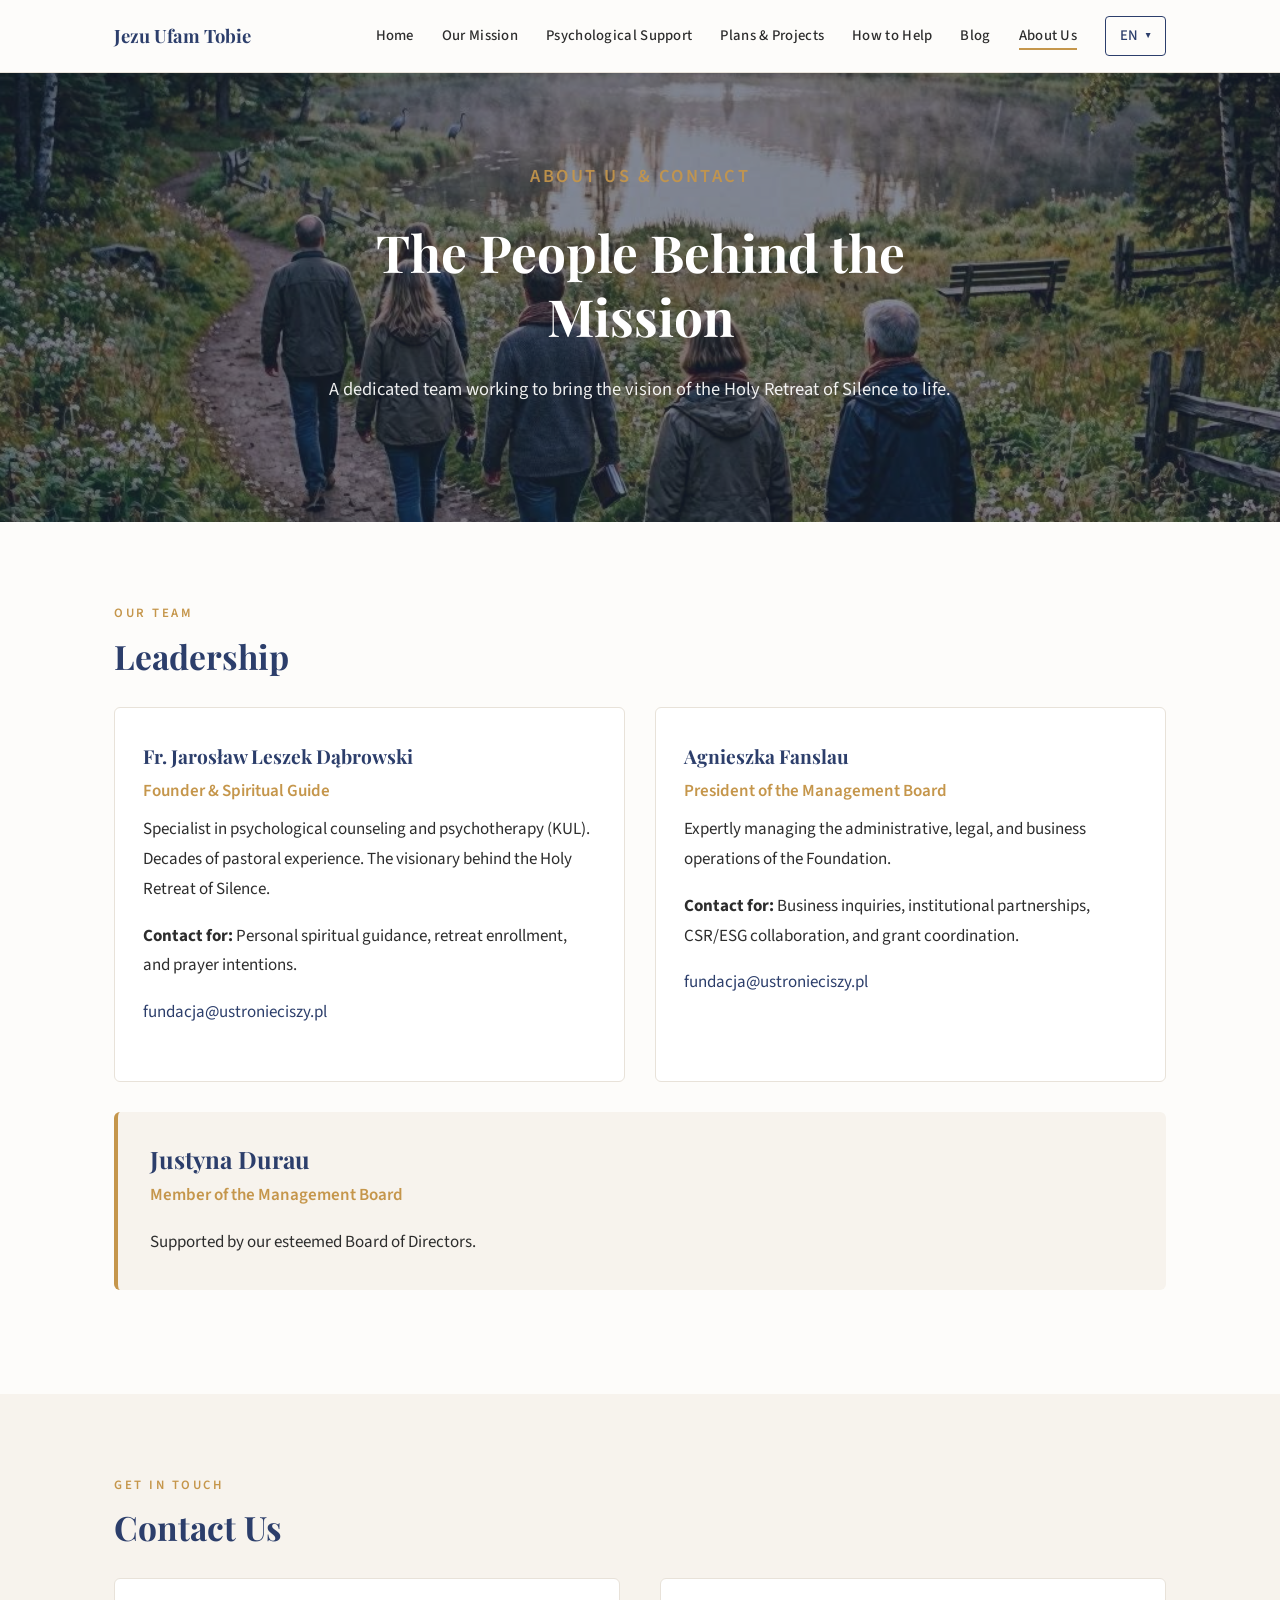
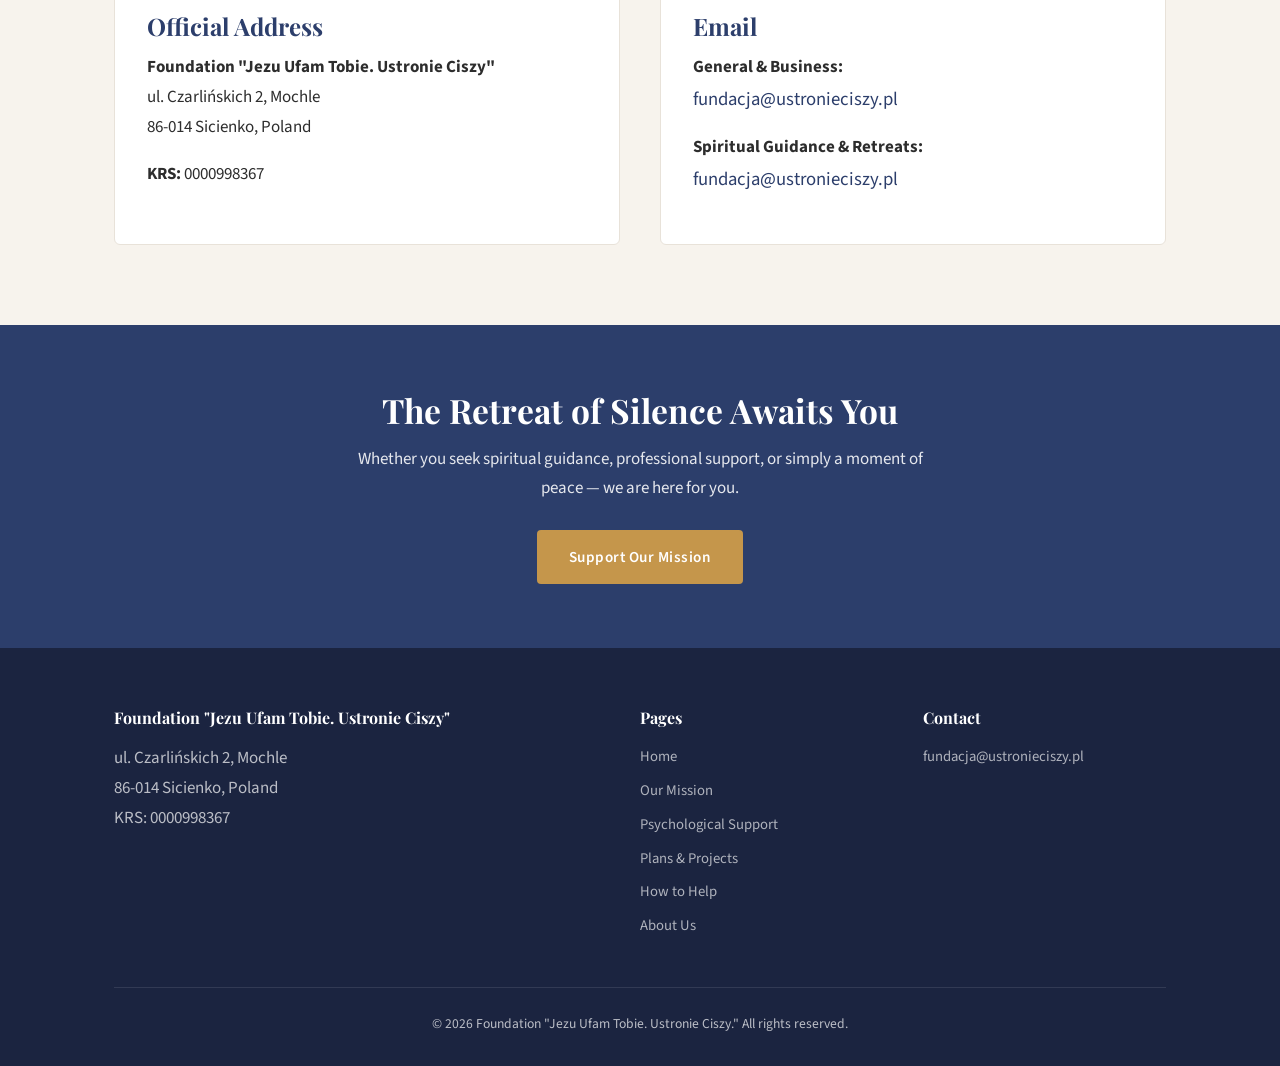
<file: en/about.html>
<!DOCTYPE html>
<html lang="en">
<head>
    <meta charset="UTF-8">
    <meta name="viewport" content="width=device-width, initial-scale=1.0">
    <title>About Us &amp; Contact — Jezu Ufam Tobie</title>
    <meta name="description" content="Meet the team behind the Foundation and get in touch for spiritual guidance, business inquiries, or retreat enrollment.">
    <link rel="preconnect" href="https://fonts.googleapis.com">
    <link href="https://fonts.googleapis.com/css2?family=Playfair+Display:ital,wght@0,400;0,700;1,400&family=Source+Sans+3:wght@300;400;500;600;700&display=swap" rel="stylesheet">
    <link rel="stylesheet" href="../css/style.css">
</head>
<body>

<header class="site-header">
    <div class="container">
        <nav class="nav-wrap">
            <a href="/en/" class="nav-logo">Jezu Ufam Tobie</a>
            <button class="nav-toggle" aria-label="Menu"><span></span></button>
            <ul class="nav-links">
                <li><a href="/en/">Home</a></li>
                <li><a href="/en/mission.html">Our Mission</a></li>
                <li><a href="/en/support.html">Psychological Support</a></li>
                <li><a href="/en/projects.html">Plans &amp; Projects</a></li>
                <li><a href="/en/donate.html">How to Help</a></li>
                <li><a href="/en/blog.html">Blog</a></li>
                <li><a href="/en/about.html" class="active">About Us</a></li>
                <li class="nav-dropdown">
                    <a href="#" class="dropdown-trigger" aria-haspopup="true" aria-expanded="false">
                        EN <span class="arrow">▼</span>
                    </a>
                    <ul class="dropdown-menu">
                        <li class="active"><a href="/en/about.html">🇬🇧 English</a></li>
                        <li><a href="/pl/o-nas.html">🇵🇱 Polski</a></li>
                    </ul>
                </li>
            </ul>
        </nav>
    </div>
</header>

<section class="hero" style="background-image: url('../images/image5.jfif'); min-height: 50vh;">
    <div class="hero-content">
        <p class="eyebrow">About Us &amp; Contact</p>
        <h1>The People Behind the Mission</h1>
        <p>A dedicated team working to bring the vision of the Holy Retreat of Silence to life.</p>
    </div>
</section>

<!-- Team -->
<section class="section">
    <div class="container">
        <p class="eyebrow">Our Team</p>
        <h2>Leadership</h2>
        <div class="card-grid" style="grid-template-columns: repeat(2, 1fr); margin-top: 30px;">
            <div class="card">
                <h3>Fr. Jarosław Leszek Dąbrowski</h3>
                <p style="color: var(--warm-gold); font-weight: 600; margin-bottom: 0.5em;">Founder &amp; Spiritual Guide</p>
                <p>Specialist in psychological counseling and psychotherapy (KUL). Decades of pastoral experience. The visionary behind the Holy Retreat of Silence.</p>
                <p><strong>Contact for:</strong> Personal spiritual guidance, retreat enrollment, and prayer intentions.</p>
                <p><a href="mailto:fundacja@ustronieciszy.pl">fundacja@ustronieciszy.pl</a></p>
            </div>
            <div class="card">
                <h3>Agnieszka Fanslau</h3>
                <p style="color: var(--warm-gold); font-weight: 600; margin-bottom: 0.5em;">President of the Management Board</p>
                <p>Expertly managing the administrative, legal, and business operations of the Foundation.</p>
                <p><strong>Contact for:</strong> Business inquiries, institutional partnerships, CSR/ESG collaboration, and grant coordination.</p>
                <p><a href="mailto:fundacja@ustronieciszy.pl">fundacja@ustronieciszy.pl</a></p>
            </div>
        </div>
        <div class="donate-option" style="margin-top: 30px;">
            <h3>Justyna Durau</h3>
            <p style="color: var(--warm-gold); font-weight: 600;">Member of the Management Board</p>
            <p class="mb-0">Supported by our esteemed Board of Directors.</p>
        </div>
    </div>
</section>

<!-- Contact -->
<section class="section section--cream">
    <div class="container">
        <p class="eyebrow">Get in Touch</p>
        <h2>Contact Us</h2>
        <div class="contact-grid" style="margin-top: 30px;">
            <div style="background: #fff; border-radius: 6px; padding: 32px; border: 1px solid var(--light-border);">
                <h3>Official Address</h3>
                <p>
                    <strong>Foundation "Jezu Ufam Tobie. Ustronie Ciszy"</strong><br>
                    ul. Czarlińskich 2, Mochle<br>
                    86-014 Sicienko, Poland
                </p>
                <p><strong>KRS:</strong> 0000998367</p>
            </div>
            <div style="background: #fff; border-radius: 6px; padding: 32px; border: 1px solid var(--light-border);">
                <h3>Email</h3>
                <p>
                    <strong>General &amp; Business:</strong><br>
                    <a href="mailto:fundacja@ustronieciszy.pl" style="font-size: 1.1em;">fundacja@ustronieciszy.pl</a>
                </p>
                <p>
                    <strong>Spiritual Guidance &amp; Retreats:</strong><br>
                    <a href="mailto:fundacja@ustronieciszy.pl" style="font-size: 1.1em;">fundacja@ustronieciszy.pl</a>
                </p>
            </div>
        </div>
    </div>
</section>

<section class="cta-band">
    <div class="container">
        <h2>The Retreat of Silence Awaits You</h2>
        <p>Whether you seek spiritual guidance, professional support, or simply a moment of peace — we are here for you.</p>
        <a href="/en/donate.html" class="btn btn--gold">Support Our Mission</a>
    </div>
</section>

<footer class="site-footer">
    <div class="container">
        <div class="footer-grid">
            <div class="footer-col"><h4>Foundation "Jezu Ufam Tobie. Ustronie Ciszy"</h4><p>ul. Czarlińskich 2, Mochle<br>86-014 Sicienko, Poland<br>KRS: 0000998367</p></div>
            <div class="footer-col"><h4>Pages</h4><a href="/en/">Home</a><a href="/en/mission.html">Our Mission</a><a href="/en/support.html">Psychological Support</a><a href="/en/projects.html">Plans &amp; Projects</a><a href="/en/donate.html">How to Help</a><a href="/en/about.html">About Us</a></div>
            <div class="footer-col"><h4>Contact</h4><a href="mailto:fundacja@ustronieciszy.pl">fundacja@ustronieciszy.pl</a></div>
        </div>
        <div class="footer-bottom">&copy; 2026 Foundation "Jezu Ufam Tobie. Ustronie Ciszy." All rights reserved.</div>
    </div>
</footer>
<script src="../js/main.js"></script>
</body>
</html>
</file>
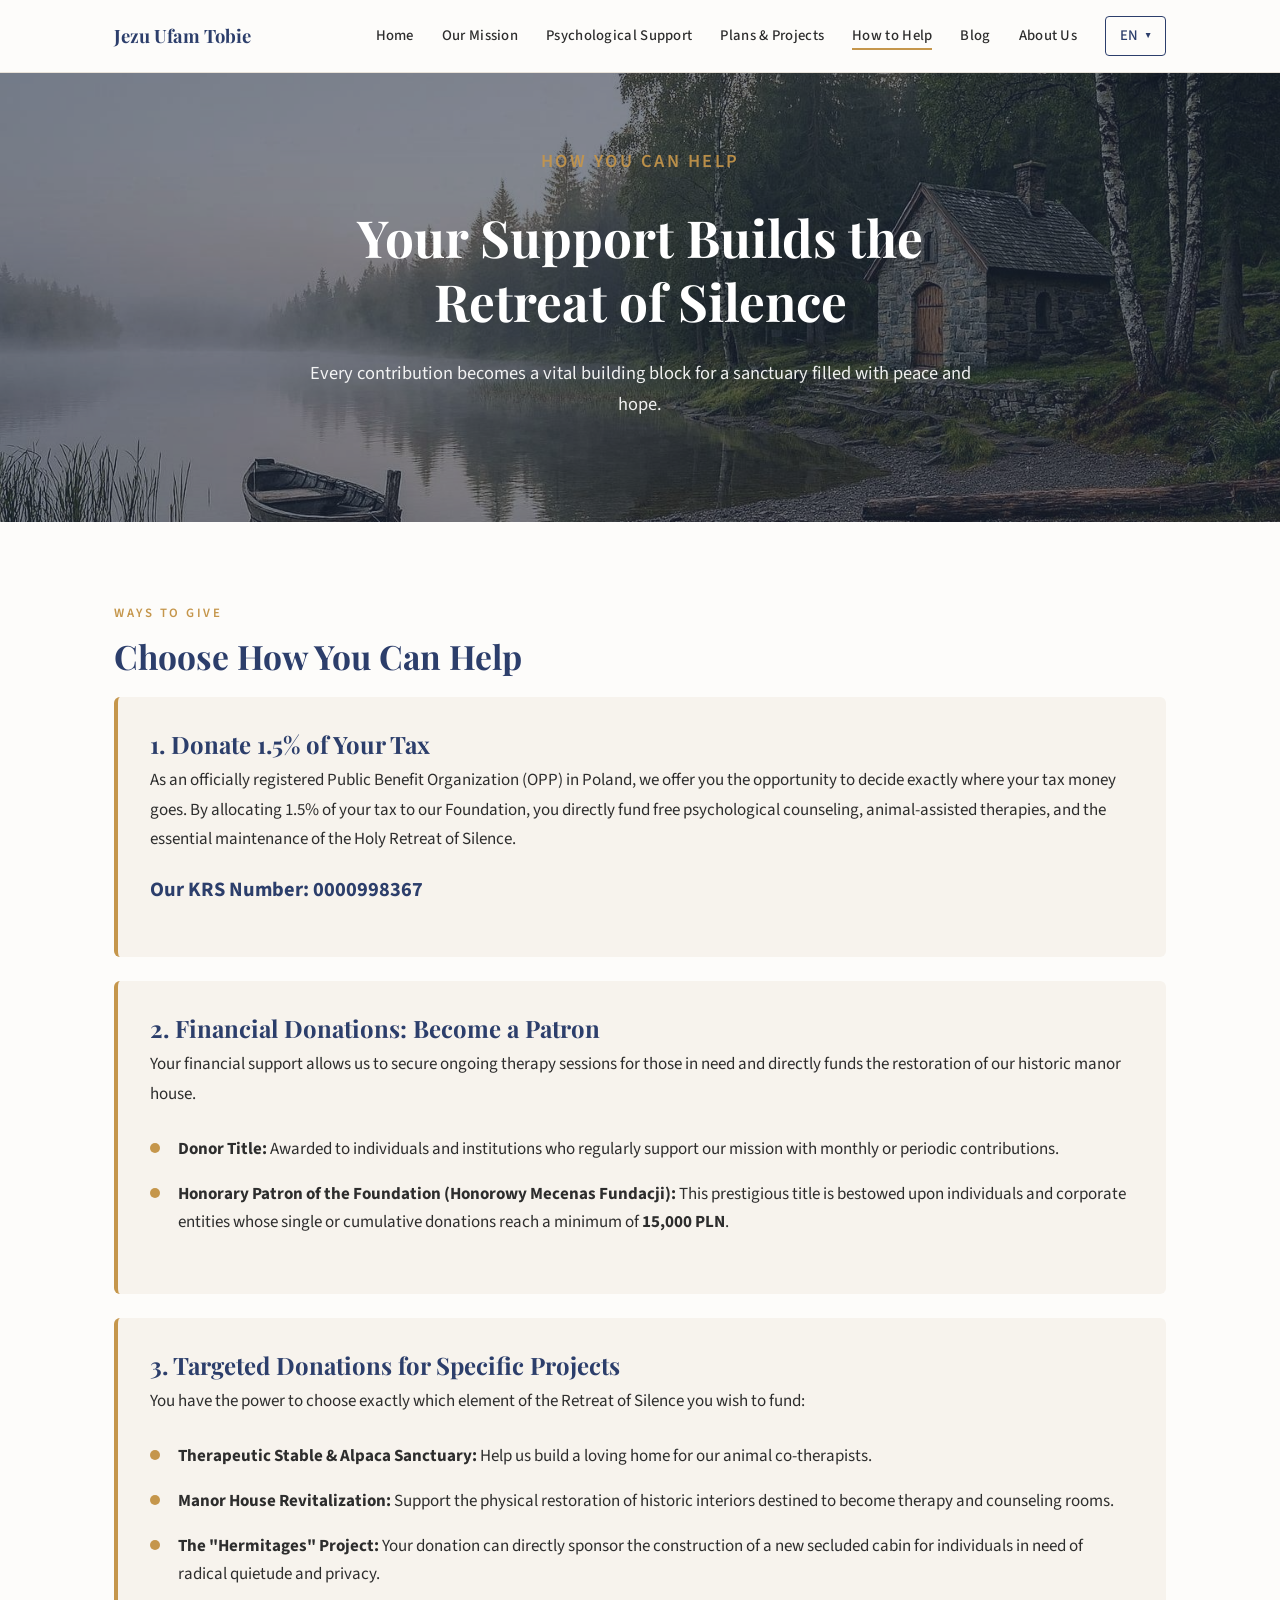
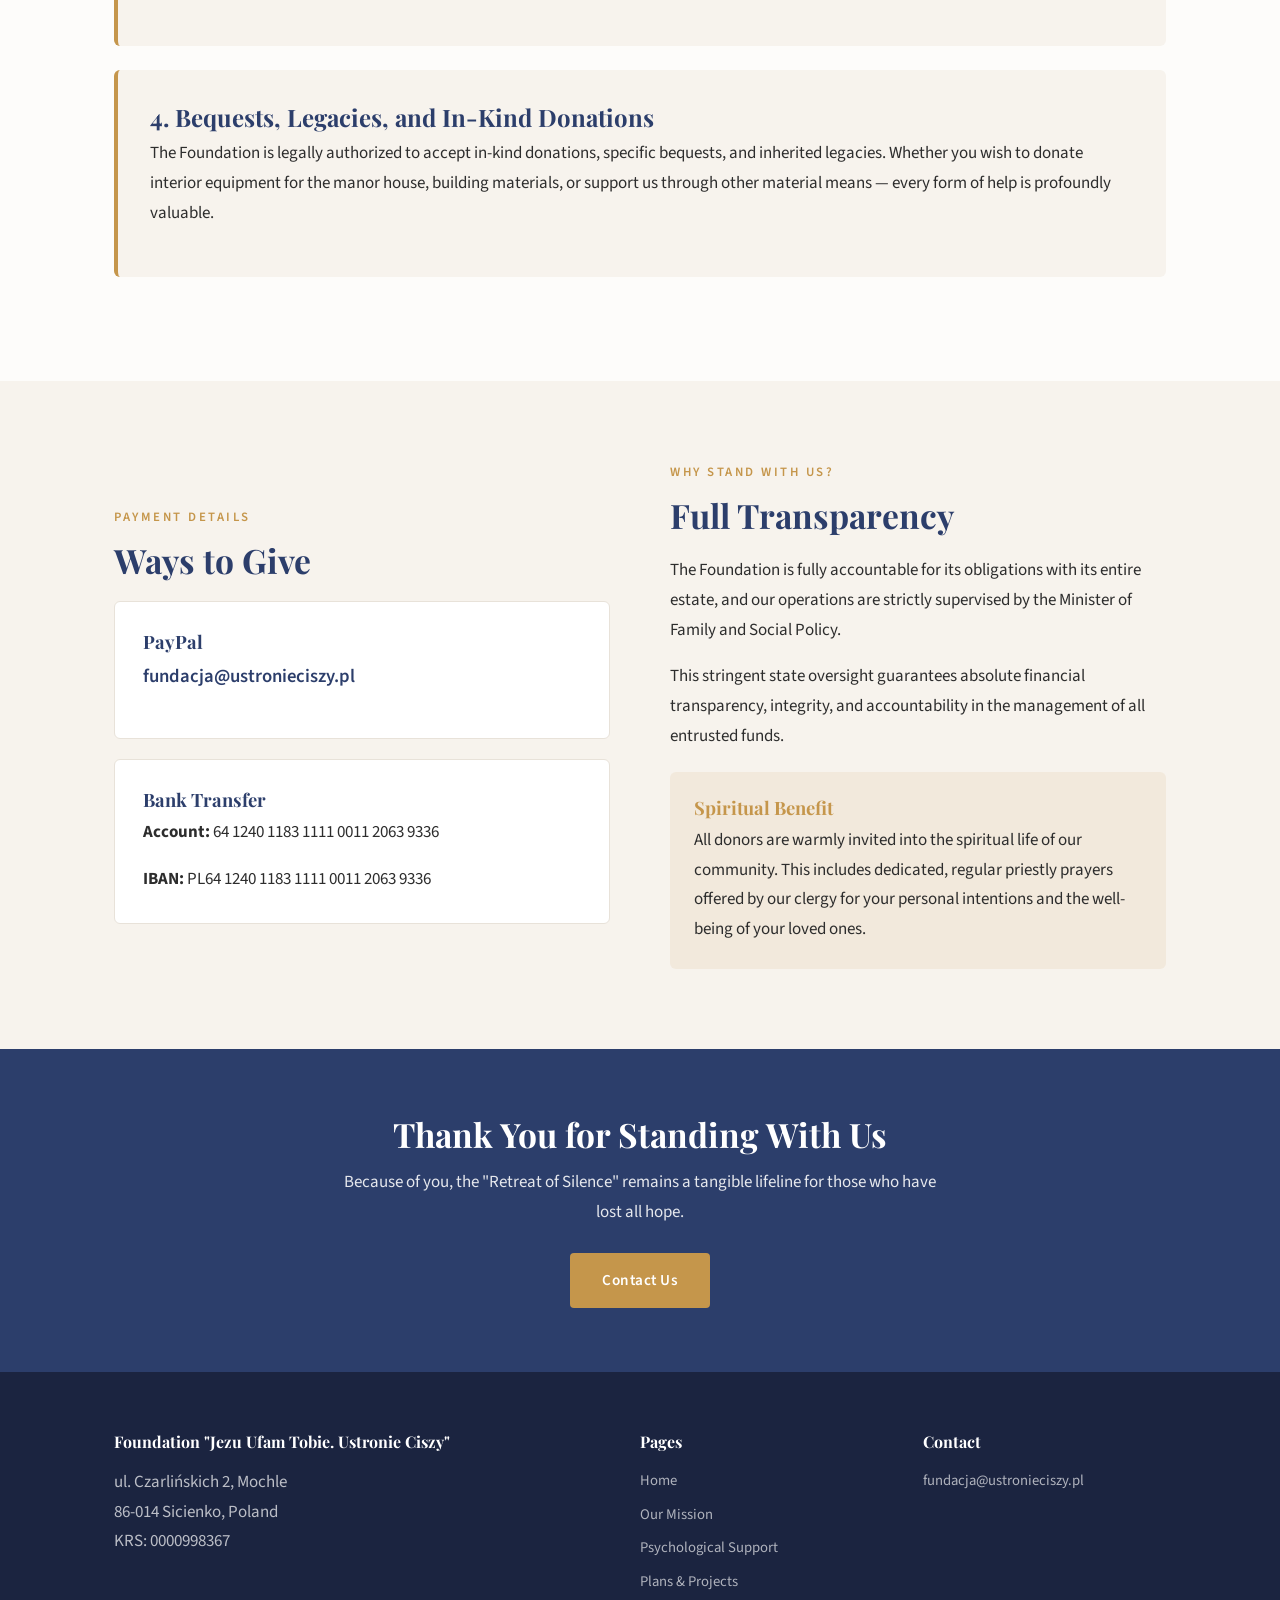
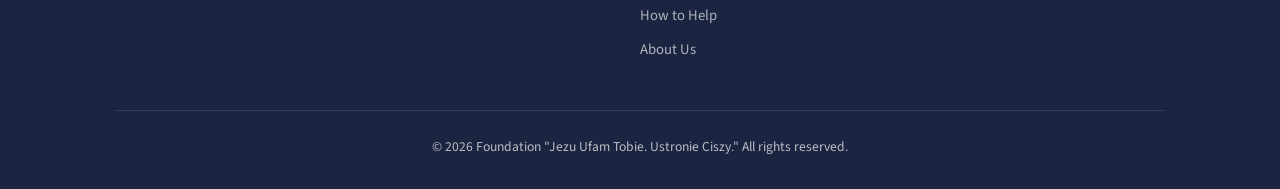
<file: en/donate.html>
<!DOCTYPE html>
<html lang="en">
<head>
    <meta charset="UTF-8">
    <meta name="viewport" content="width=device-width, initial-scale=1.0">
    <title>How You Can Help — Donations — Jezu Ufam Tobie</title>
    <meta name="description" content="Support the Holy Retreat of Silence through tax donations, financial contributions, targeted project funding, and bequests.">
    <link rel="preconnect" href="https://fonts.googleapis.com">
    <link href="https://fonts.googleapis.com/css2?family=Playfair+Display:ital,wght@0,400;0,700;1,400&family=Source+Sans+3:wght@300;400;500;600;700&display=swap" rel="stylesheet">
    <link rel="stylesheet" href="../css/style.css">
</head>
<body>

<header class="site-header">
    <div class="container">
        <nav class="nav-wrap">
            <a href="/en/" class="nav-logo">Jezu Ufam Tobie</a>
            <button class="nav-toggle" aria-label="Menu"><span></span></button>
            <ul class="nav-links">
                <li><a href="/en/">Home</a></li>
                <li><a href="/en/mission.html">Our Mission</a></li>
                <li><a href="/en/support.html">Psychological Support</a></li>
                <li><a href="/en/projects.html">Plans &amp; Projects</a></li>
                <li><a href="/en/donate.html" class="active">How to Help</a></li>
                <li><a href="/en/blog.html">Blog</a></li>
                <li><a href="/en/about.html">About Us</a></li>
                <li class="nav-dropdown">
                    <a href="#" class="dropdown-trigger" aria-haspopup="true" aria-expanded="false">
                        EN <span class="arrow">▼</span>
                    </a>
                    <ul class="dropdown-menu">
                        <li class="active"><a href="/en/donate.html">🇬🇧 English</a></li>
                        <li><a href="/pl/darowizna.html">🇵🇱 Polski</a></li>
                    </ul>
                </li>
            </ul>
        </nav>
    </div>
</header>

<section class="hero" style="background-image: url('../images/image6.jpg'); min-height: 50vh;">
    <div class="hero-content">
        <p class="eyebrow">How You Can Help</p>
        <h1>Your Support Builds the Retreat of Silence</h1>
        <p>Every contribution becomes a vital building block for a sanctuary filled with peace and hope.</p>
    </div>
</section>

<!-- Donation Options -->
<section class="section">
    <div class="container">
        <p class="eyebrow">Ways to Give</p>
        <h2>Choose How You Can Help</h2>

        <div class="donate-option">
            <h3>1. Donate 1.5% of Your Tax</h3>
            <p>As an officially registered Public Benefit Organization (OPP) in Poland, we offer you the opportunity to decide exactly where your tax money goes. By allocating 1.5% of your tax to our Foundation, you directly fund free psychological counseling, animal-assisted therapies, and the essential maintenance of the Holy Retreat of Silence.</p>
            <p><strong style="font-size: 1.2em; color: var(--deep-indigo);">Our KRS Number: 0000998367</strong></p>
        </div>

        <div class="donate-option">
            <h3>2. Financial Donations: Become a Patron</h3>
            <p>Your financial support allows us to secure ongoing therapy sessions for those in need and directly funds the restoration of our historic manor house.</p>
            <ul class="feature-list">
                <li><strong>Donor Title:</strong> Awarded to individuals and institutions who regularly support our mission with monthly or periodic contributions.</li>
                <li><strong>Honorary Patron of the Foundation (Honorowy Mecenas Fundacji):</strong> This prestigious title is bestowed upon individuals and corporate entities whose single or cumulative donations reach a minimum of <strong>15,000 PLN</strong>.</li>
            </ul>
        </div>

        <div class="donate-option">
            <h3>3. Targeted Donations for Specific Projects</h3>
            <p>You have the power to choose exactly which element of the Retreat of Silence you wish to fund:</p>
            <ul class="feature-list">
                <li><strong>Therapeutic Stable &amp; Alpaca Sanctuary:</strong> Help us build a loving home for our animal co-therapists.</li>
                <li><strong>Manor House Revitalization:</strong> Support the physical restoration of historic interiors destined to become therapy and counseling rooms.</li>
                <li><strong>The "Hermitages" Project:</strong> Your donation can directly sponsor the construction of a new secluded cabin for individuals in need of radical quietude and privacy.</li>
            </ul>
        </div>

        <div class="donate-option">
            <h3>4. Bequests, Legacies, and In-Kind Donations</h3>
            <p>The Foundation is legally authorized to accept in-kind donations, specific bequests, and inherited legacies. Whether you wish to donate interior equipment for the manor house, building materials, or support us through other material means — every form of help is profoundly valuable.</p>
        </div>
    </div>
</section>

<!-- Bank Details -->
<section class="section section--cream">
    <div class="container">
        <div class="two-col">
            <div class="two-col__text">
                <p class="eyebrow">Payment Details</p>
                <h2>Ways to Give</h2>
                <div style="background: #fff; border-radius: 6px; padding: 28px; border: 1px solid var(--light-border); margin-bottom: 20px;">
                    <h4>PayPal</h4>
                    <p><a href="mailto:fundacja@ustronieciszy.pl" style="font-size: 1.1em; font-weight: 600;">fundacja@ustronieciszy.pl</a></p>
                </div>
                <div style="background: #fff; border-radius: 6px; padding: 28px; border: 1px solid var(--light-border);">
                    <h4>Bank Transfer</h4>
                    <p><strong>Account:</strong> 64 1240 1183 1111 0011 2063 9336</p>
                    <p class="mb-0"><strong>IBAN:</strong> PL64 1240 1183 1111 0011 2063 9336</p>
                </div>
            </div>
            <div class="two-col__text">
                <p class="eyebrow">Why Stand With Us?</p>
                <h2>Full Transparency</h2>
                <p>The Foundation is fully accountable for its obligations with its entire estate, and our operations are strictly supervised by the Minister of Family and Social Policy.</p>
                <p>This stringent state oversight guarantees absolute financial transparency, integrity, and accountability in the management of all entrusted funds.</p>
                <div style="background: rgba(197,150,75,0.1); padding: 24px; border-radius: 6px; margin-top: 20px;">
                    <h4 style="color: var(--warm-gold);">Spiritual Benefit</h4>
                    <p class="mb-0">All donors are warmly invited into the spiritual life of our community. This includes dedicated, regular priestly prayers offered by our clergy for your personal intentions and the well-being of your loved ones.</p>
                </div>
            </div>
        </div>
    </div>
</section>

<section class="cta-band">
    <div class="container">
        <h2>Thank You for Standing With Us</h2>
        <p>Because of you, the "Retreat of Silence" remains a tangible lifeline for those who have lost all hope.</p>
        <a href="/en/about.html" class="btn btn--gold">Contact Us</a>
    </div>
</section>

<footer class="site-footer">
    <div class="container">
        <div class="footer-grid">
            <div class="footer-col"><h4>Foundation "Jezu Ufam Tobie. Ustronie Ciszy"</h4><p>ul. Czarlińskich 2, Mochle<br>86-014 Sicienko, Poland<br>KRS: 0000998367</p></div>
            <div class="footer-col"><h4>Pages</h4><a href="/en/">Home</a><a href="/en/mission.html">Our Mission</a><a href="/en/support.html">Psychological Support</a><a href="/en/projects.html">Plans &amp; Projects</a><a href="/en/donate.html">How to Help</a><a href="/en/about.html">About Us</a></div>
            <div class="footer-col"><h4>Contact</h4><a href="mailto:fundacja@ustronieciszy.pl">fundacja@ustronieciszy.pl</a></div>
        </div>
        <div class="footer-bottom">&copy; 2026 Foundation "Jezu Ufam Tobie. Ustronie Ciszy." All rights reserved.</div>
    </div>
</footer>
<script src="../js/main.js"></script>
</body>
</html>
</file>
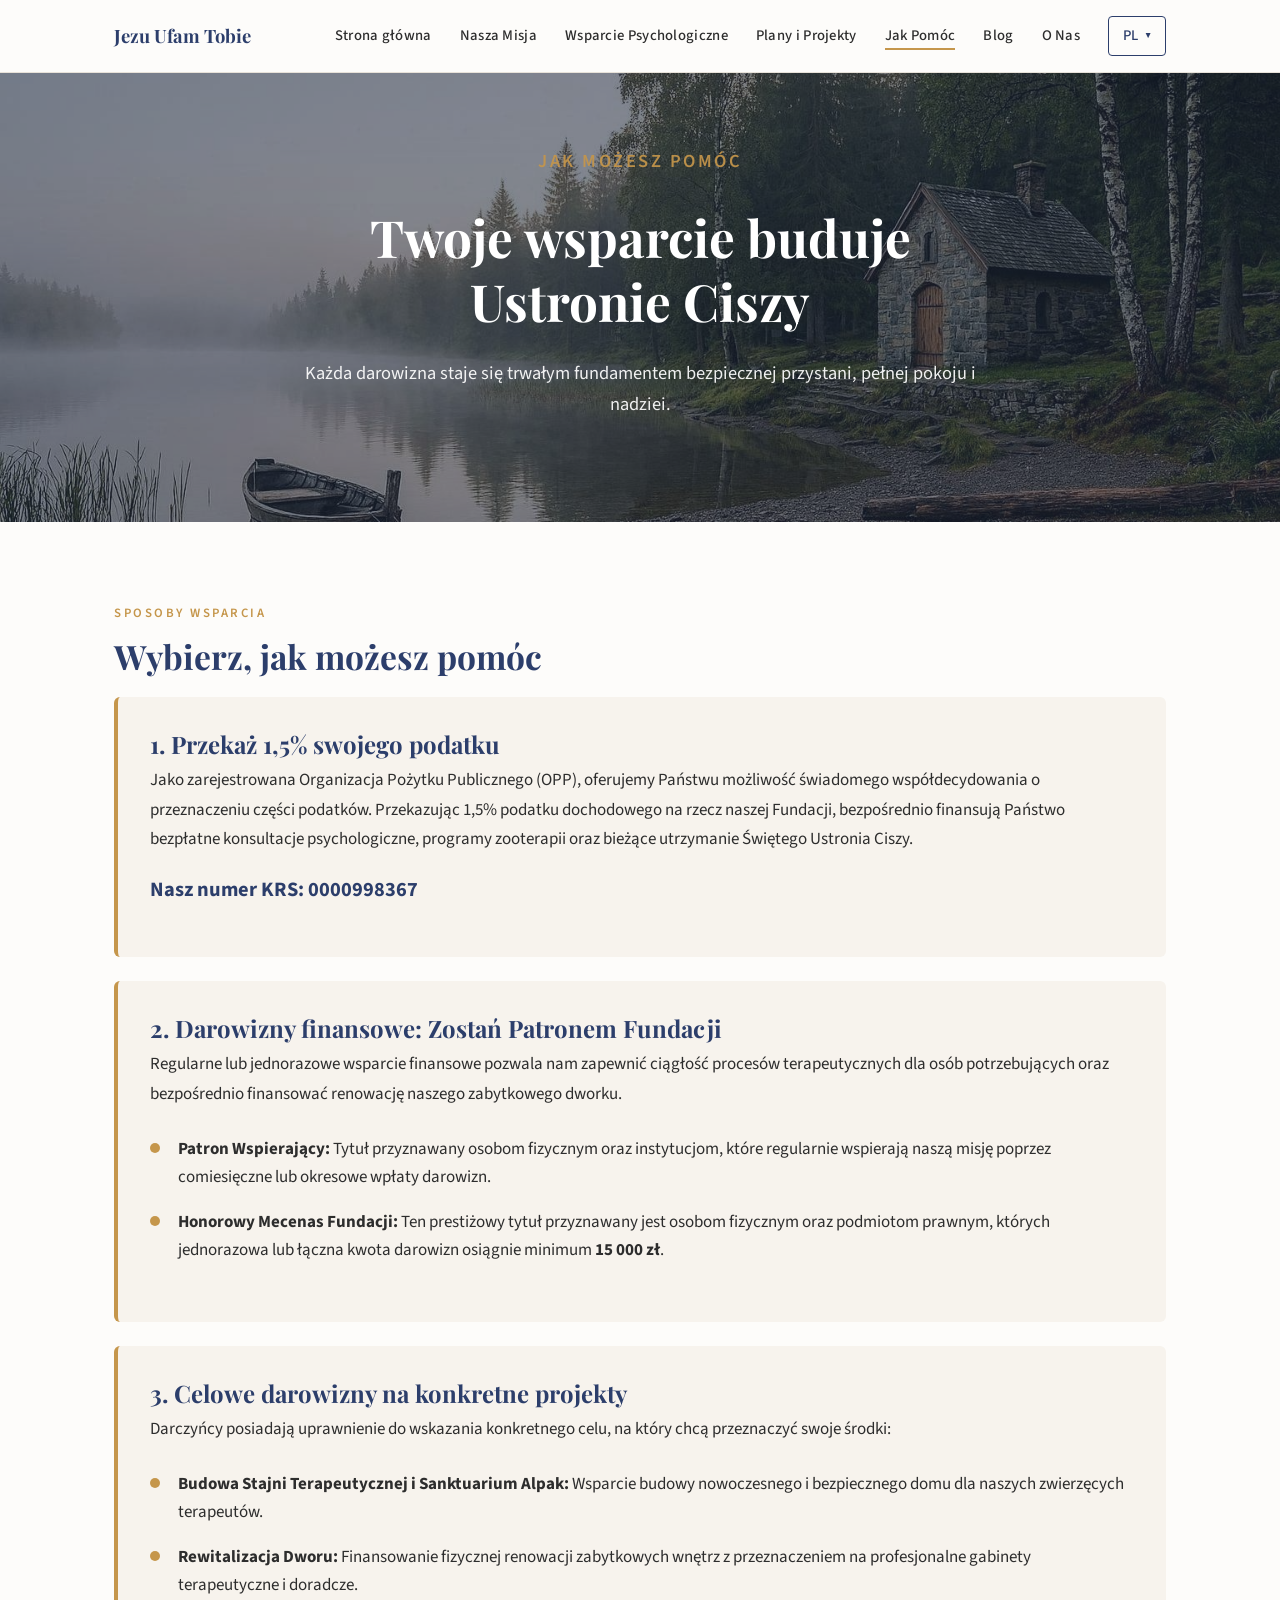
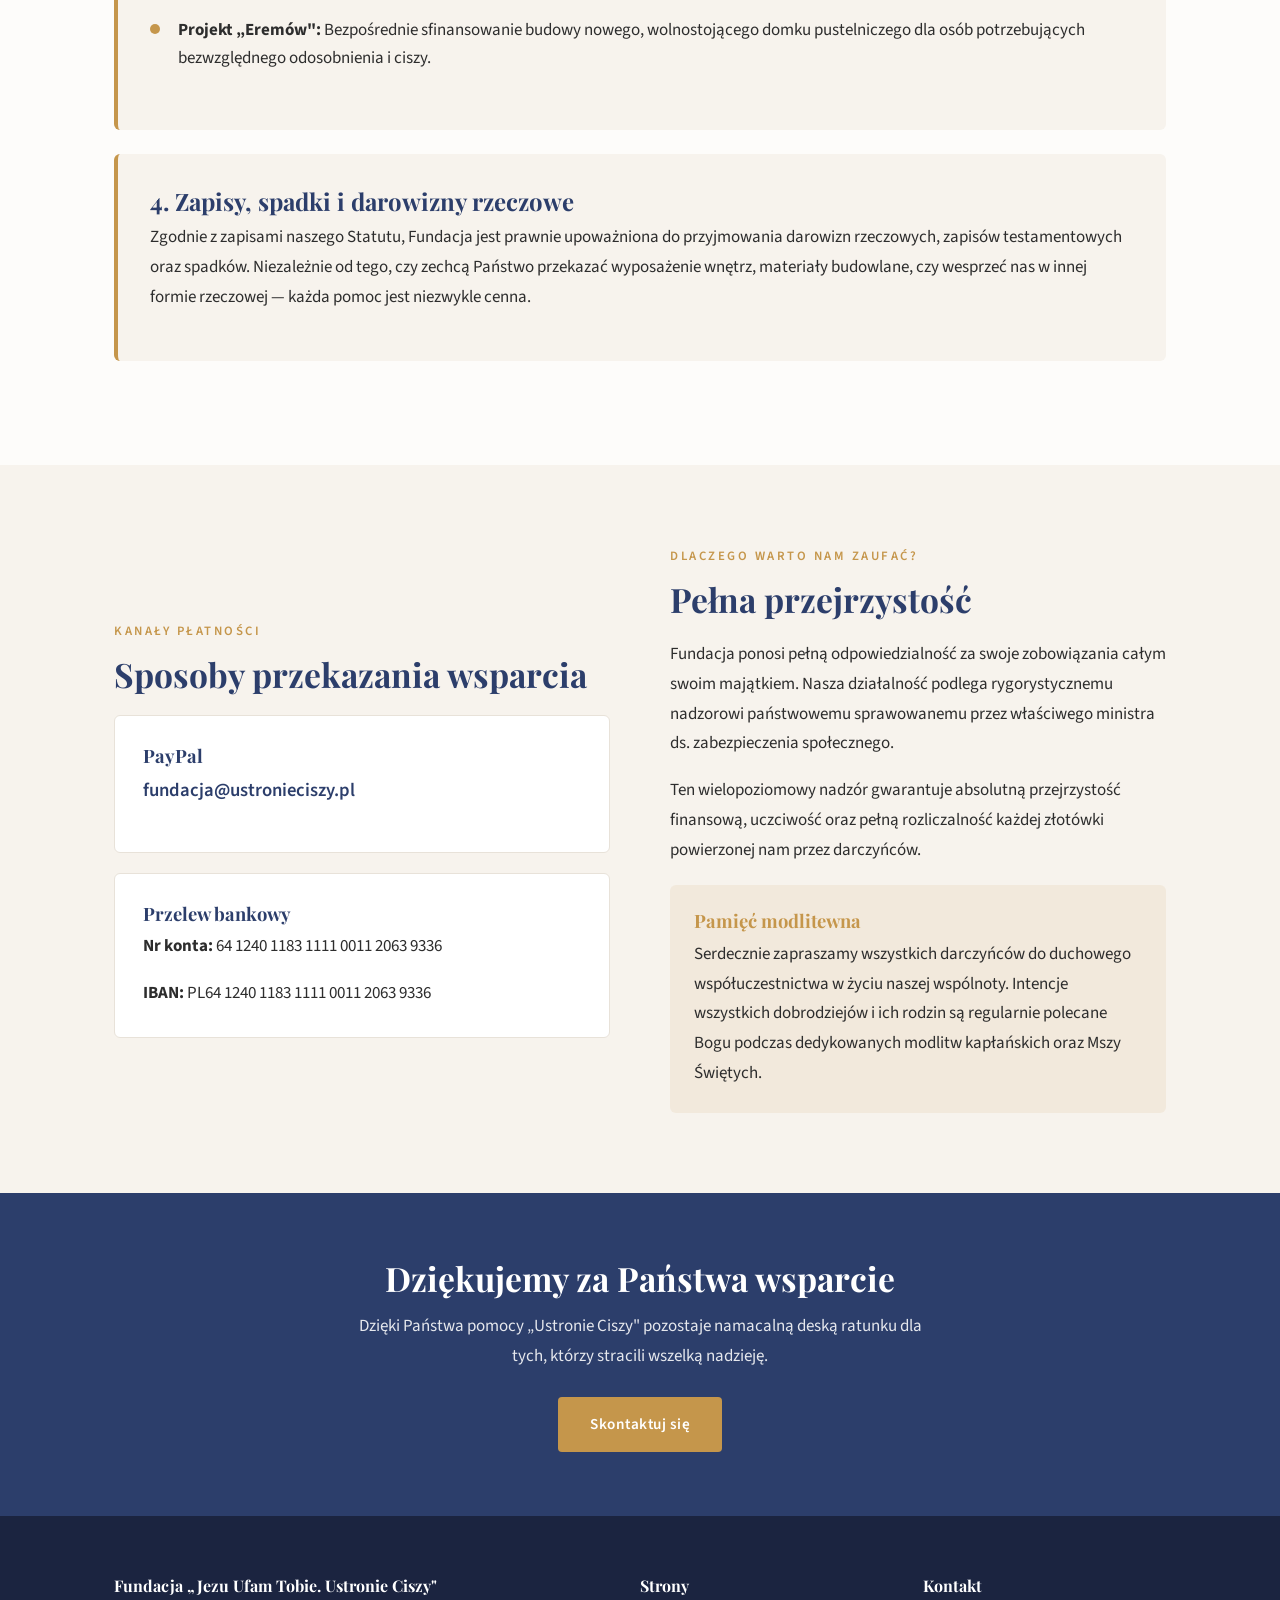
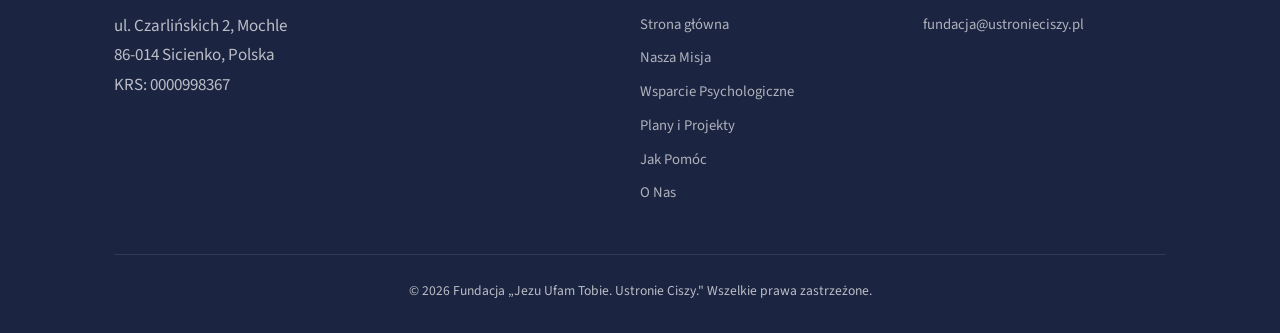
<file: pl/darowizna.html>
<!DOCTYPE html>
<html lang="pl">
<head>
    <meta charset="UTF-8">
    <meta name="viewport" content="width=device-width, initial-scale=1.0">
    <title>Jak Możesz Pomóc — Darowizny — Jezu Ufam Tobie</title>
    <meta name="description" content="Wesprzyj Święte Ustronie Ciszy poprzez odpis podatkowy, darowizny finansowe, celowe wsparcie projektów oraz zapisy testamentowe.">
    <link rel="preconnect" href="https://fonts.googleapis.com">
    <link href="https://fonts.googleapis.com/css2?family=Playfair+Display:ital,wght@0,400;0,700;1,400&family=Source+Sans+3:wght@300;400;500;600;700&display=swap" rel="stylesheet">
    <link rel="stylesheet" href="../css/style.css">
</head>
<body>

<header class="site-header">
    <div class="container">
        <nav class="nav-wrap">
            <a href="/pl/" class="nav-logo">Jezu Ufam Tobie</a>
            <button class="nav-toggle" aria-label="Menu"><span></span></button>
            <ul class="nav-links">
                <li><a href="/pl/">Strona główna</a></li>
                <li><a href="/pl/misja.html">Nasza Misja</a></li>
                <li><a href="/pl/wsparcie.html">Wsparcie Psychologiczne</a></li>
                <li><a href="/pl/projekty.html">Plany i Projekty</a></li>
                <li><a href="/pl/darowizna.html" class="active">Jak Pomóc</a></li>
                <li><a href="/pl/blog.html">Blog</a></li>
                <li><a href="/pl/o-nas.html">O Nas</a></li>
                <li class="nav-dropdown">
                    <a href="#" class="dropdown-trigger" aria-haspopup="true" aria-expanded="false">
                        PL <span class="arrow">▼</span>
                    </a>
                    <ul class="dropdown-menu">
                        <li><a href="/en/donate.html">🇬🇧 English</a></li>
                        <li class="active"><a href="/pl/darowizna.html">🇵🇱 Polski</a></li>
                    </ul>
                </li>
            </ul>
        </nav>
    </div>
</header>

<section class="hero" style="background-image: url('../images/image6.jpg'); min-height: 50vh;">
    <div class="hero-content">
        <p class="eyebrow">Jak możesz pomóc</p>
        <h1>Twoje wsparcie buduje Ustronie Ciszy</h1>
        <p>Każda darowizna staje się trwałym fundamentem bezpiecznej przystani, pełnej pokoju i nadziei.</p>
    </div>
</section>

<!-- Opcje darowizn -->
<section class="section">
    <div class="container">
        <p class="eyebrow">Sposoby wsparcia</p>
        <h2>Wybierz, jak możesz pomóc</h2>

        <div class="donate-option">
            <h3>1. Przekaż 1,5% swojego podatku</h3>
            <p>Jako zarejestrowana Organizacja Pożytku Publicznego (OPP), oferujemy Państwu możliwość świadomego współdecydowania o przeznaczeniu części podatków. Przekazując 1,5% podatku dochodowego na rzecz naszej Fundacji, bezpośrednio finansują Państwo bezpłatne konsultacje psychologiczne, programy zooterapii oraz bieżące utrzymanie Świętego Ustronia Ciszy.</p>
            <p><strong style="font-size: 1.2em; color: var(--deep-indigo);">Nasz numer KRS: 0000998367</strong></p>
        </div>

        <div class="donate-option">
            <h3>2. Darowizny finansowe: Zostań Patronem Fundacji</h3>
            <p>Regularne lub jednorazowe wsparcie finansowe pozwala nam zapewnić ciągłość procesów terapeutycznych dla osób potrzebujących oraz bezpośrednio finansować renowację naszego zabytkowego dworku.</p>
            <ul class="feature-list">
                <li><strong>Patron Wspierający:</strong> Tytuł przyznawany osobom fizycznym oraz instytucjom, które regularnie wspierają naszą misję poprzez comiesięczne lub okresowe wpłaty darowizn.</li>
                <li><strong>Honorowy Mecenas Fundacji:</strong> Ten prestiżowy tytuł przyznawany jest osobom fizycznym oraz podmiotom prawnym, których jednorazowa lub łączna kwota darowizn osiągnie minimum <strong>15 000 zł</strong>.</li>
            </ul>
        </div>

        <div class="donate-option">
            <h3>3. Celowe darowizny na konkretne projekty</h3>
            <p>Darczyńcy posiadają uprawnienie do wskazania konkretnego celu, na który chcą przeznaczyć swoje środki:</p>
            <ul class="feature-list">
                <li><strong>Budowa Stajni Terapeutycznej i Sanktuarium Alpak:</strong> Wsparcie budowy nowoczesnego i bezpiecznego domu dla naszych zwierzęcych terapeutów.</li>
                <li><strong>Rewitalizacja Dworu:</strong> Finansowanie fizycznej renowacji zabytkowych wnętrz z przeznaczeniem na profesjonalne gabinety terapeutyczne i doradcze.</li>
                <li><strong>Projekt „Eremów":</strong> Bezpośrednie sfinansowanie budowy nowego, wolnostojącego domku pustelniczego dla osób potrzebujących bezwzględnego odosobnienia i ciszy.</li>
            </ul>
        </div>

        <div class="donate-option">
            <h3>4. Zapisy, spadki i darowizny rzeczowe</h3>
            <p>Zgodnie z zapisami naszego Statutu, Fundacja jest prawnie upoważniona do przyjmowania darowizn rzeczowych, zapisów testamentowych oraz spadków. Niezależnie od tego, czy zechcą Państwo przekazać wyposażenie wnętrz, materiały budowlane, czy wesprzeć nas w innej formie rzeczowej — każda pomoc jest niezwykle cenna.</p>
        </div>
    </div>
</section>

<!-- Dane płatnicze -->
<section class="section section--cream">
    <div class="container">
        <div class="two-col">
            <div class="two-col__text">
                <p class="eyebrow">Kanały płatności</p>
                <h2>Sposoby przekazania wsparcia</h2>
                <div style="background: #fff; border-radius: 6px; padding: 28px; border: 1px solid var(--light-border); margin-bottom: 20px;">
                    <h4>PayPal</h4>
                    <p><a href="mailto:fundacja@ustronieciszy.pl" style="font-size: 1.1em; font-weight: 600;">fundacja@ustronieciszy.pl</a></p>
                </div>
                <div style="background: #fff; border-radius: 6px; padding: 28px; border: 1px solid var(--light-border);">
                    <h4>Przelew bankowy</h4>
                    <p><strong>Nr konta:</strong> 64 1240 1183 1111 0011 2063 9336</p>
                    <p class="mb-0"><strong>IBAN:</strong> PL64 1240 1183 1111 0011 2063 9336</p>
                </div>
            </div>
            <div class="two-col__text">
                <p class="eyebrow">Dlaczego warto nam zaufać?</p>
                <h2>Pełna przejrzystość</h2>
                <p>Fundacja ponosi pełną odpowiedzialność za swoje zobowiązania całym swoim majątkiem. Nasza działalność podlega rygorystycznemu nadzorowi państwowemu sprawowanemu przez właściwego ministra ds. zabezpieczenia społecznego.</p>
                <p>Ten wielopoziomowy nadzór gwarantuje absolutną przejrzystość finansową, uczciwość oraz pełną rozliczalność każdej złotówki powierzonej nam przez darczyńców.</p>
                <div style="background: rgba(197,150,75,0.1); padding: 24px; border-radius: 6px; margin-top: 20px;">
                    <h4 style="color: var(--warm-gold);">Pamięć modlitewna</h4>
                    <p class="mb-0">Serdecznie zapraszamy wszystkich darczyńców do duchowego współuczestnictwa w życiu naszej wspólnoty. Intencje wszystkich dobrodziejów i ich rodzin są regularnie polecane Bogu podczas dedykowanych modlitw kapłańskich oraz Mszy Świętych.</p>
                </div>
            </div>
        </div>
    </div>
</section>

<section class="cta-band">
    <div class="container">
        <h2>Dziękujemy za Państwa wsparcie</h2>
        <p>Dzięki Państwa pomocy „Ustronie Ciszy" pozostaje namacalną deską ratunku dla tych, którzy stracili wszelką nadzieję.</p>
        <a href="/pl/o-nas.html" class="btn btn--gold">Skontaktuj się</a>
    </div>
</section>

<footer class="site-footer">
    <div class="container">
        <div class="footer-grid">
            <div class="footer-col"><h4>Fundacja „Jezu Ufam Tobie. Ustronie Ciszy"</h4><p>ul. Czarlińskich 2, Mochle<br>86-014 Sicienko, Polska<br>KRS: 0000998367</p></div>
            <div class="footer-col"><h4>Strony</h4><a href="/pl/">Strona główna</a><a href="/pl/misja.html">Nasza Misja</a><a href="/pl/wsparcie.html">Wsparcie Psychologiczne</a><a href="/pl/projekty.html">Plany i Projekty</a><a href="/pl/darowizna.html">Jak Pomóc</a><a href="/pl/o-nas.html">O Nas</a></div>
            <div class="footer-col"><h4>Kontakt</h4><a href="mailto:fundacja@ustronieciszy.pl">fundacja@ustronieciszy.pl</a></div>
        </div>
        <div class="footer-bottom">&copy; 2026 Fundacja „Jezu Ufam Tobie. Ustronie Ciszy." Wszelkie prawa zastrzeżone.</div>
    </div>
</footer>
<script src="../js/main.js"></script>
</body>
</html>
</file>
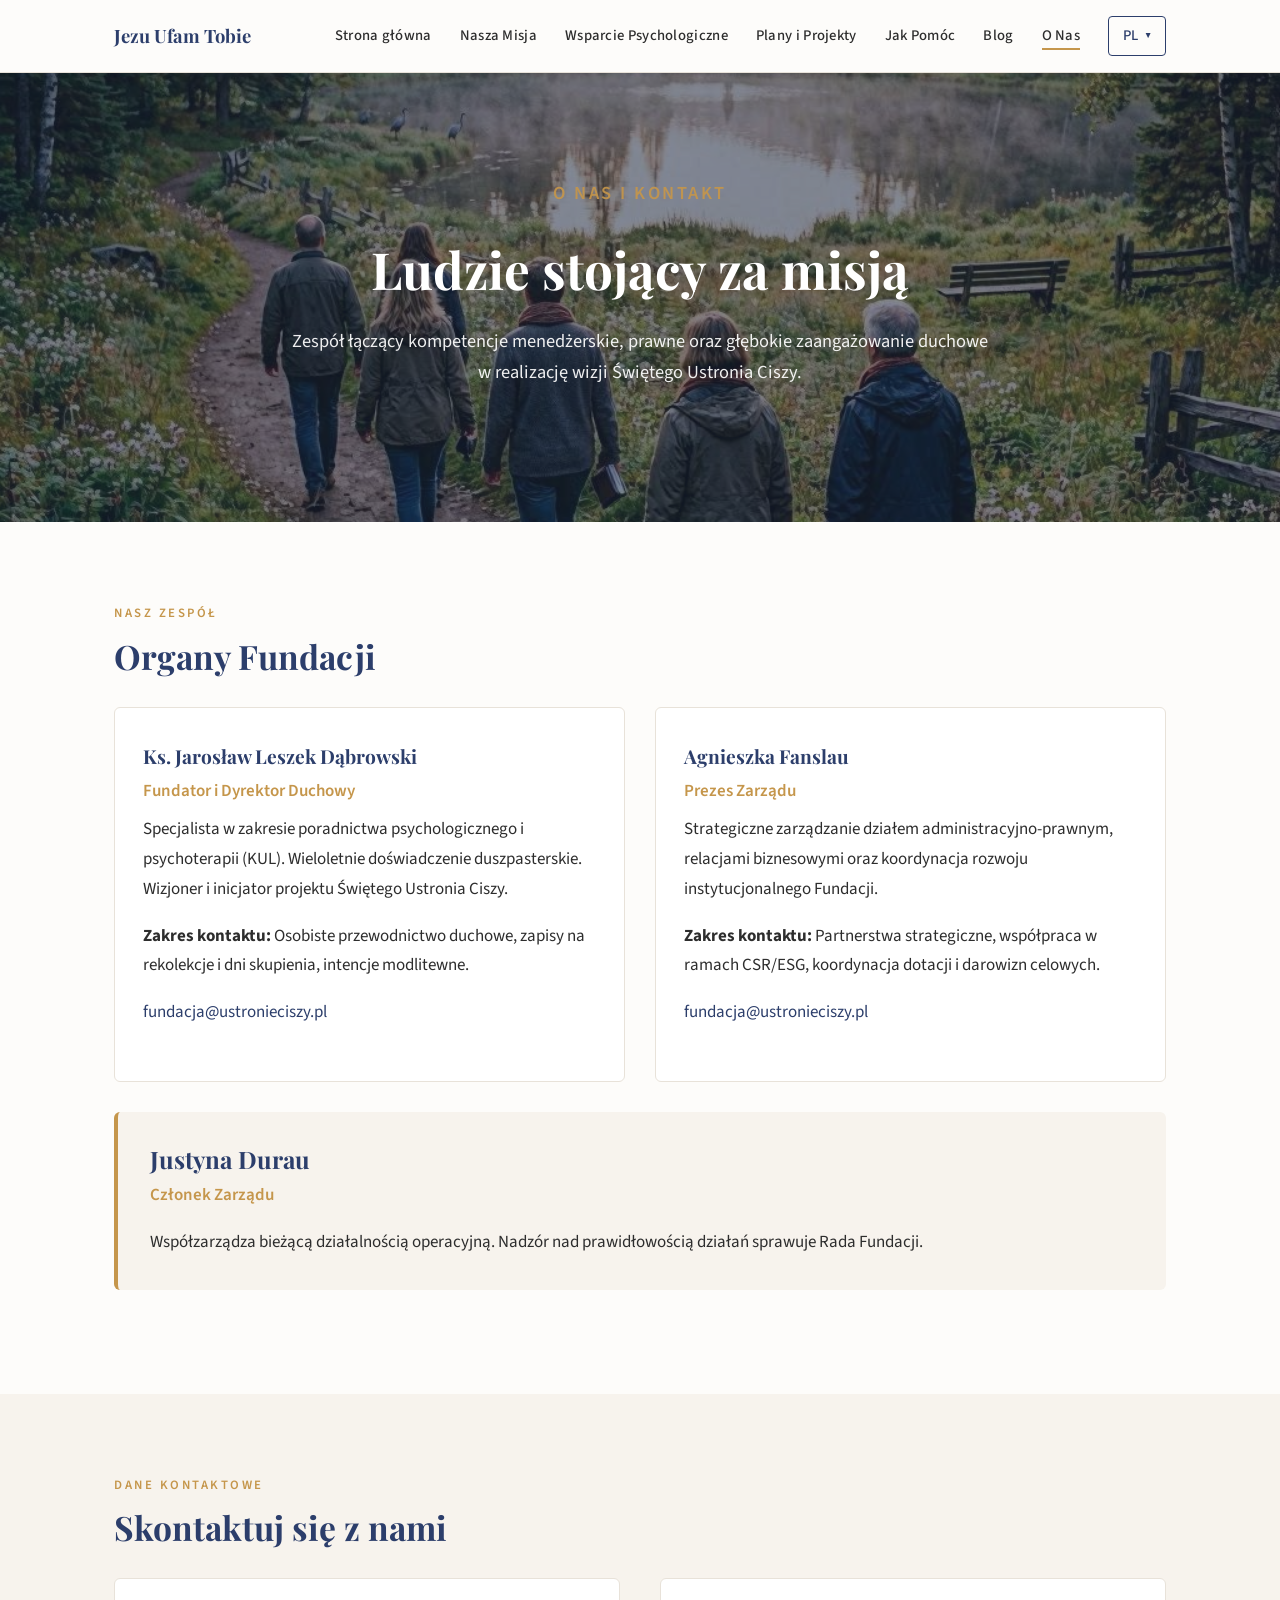
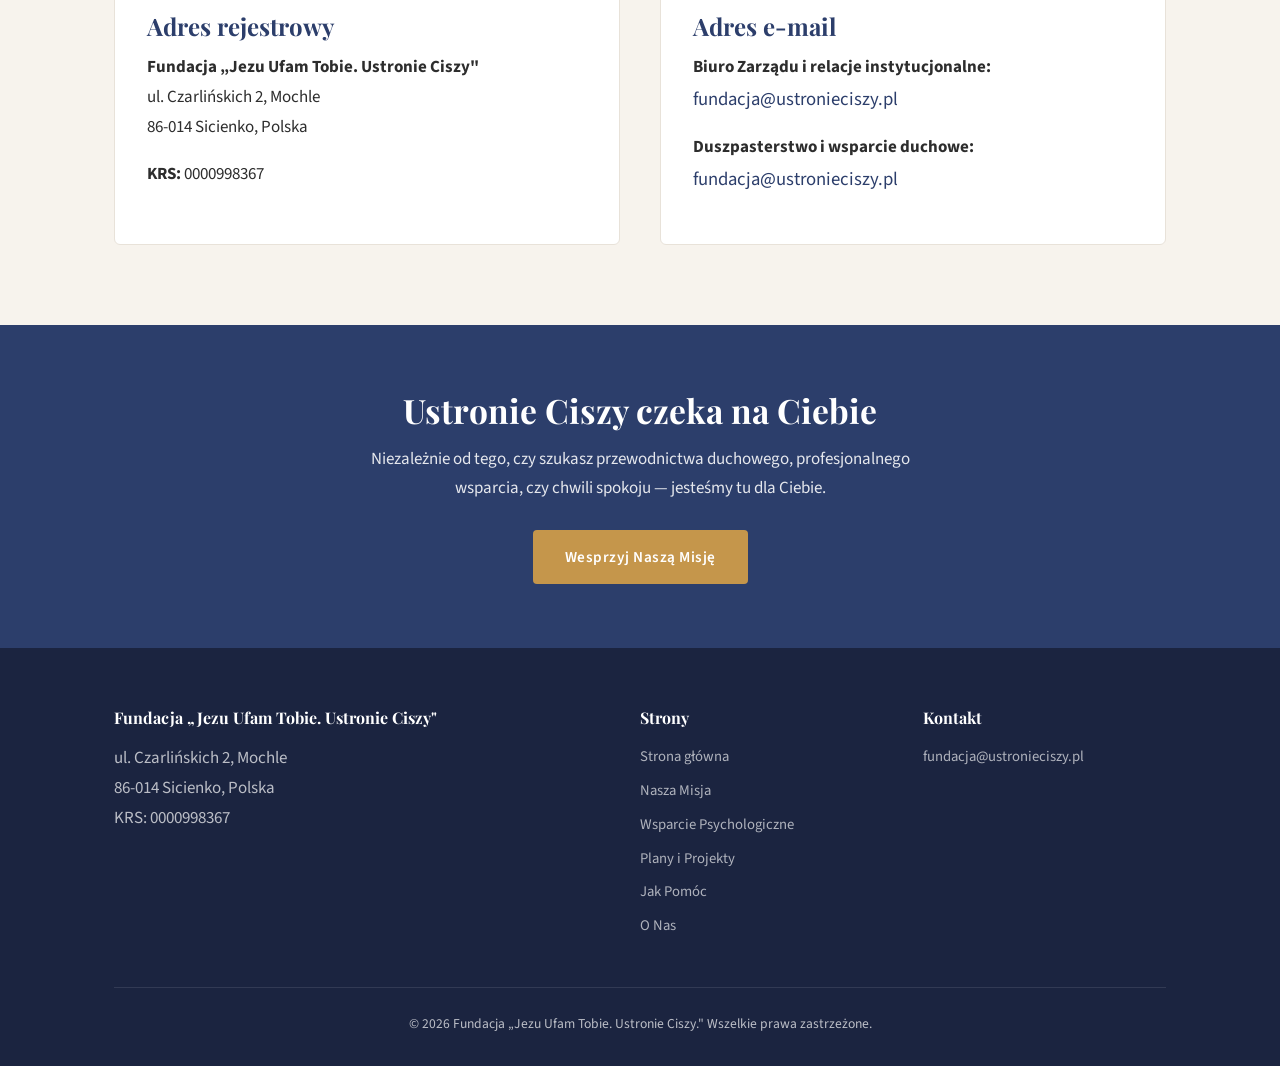
<file: pl/o-nas.html>
<!DOCTYPE html>
<html lang="pl">
<head>
    <meta charset="UTF-8">
    <meta name="viewport" content="width=device-width, initial-scale=1.0">
    <title>O Nas i Kontakt — Jezu Ufam Tobie</title>
    <meta name="description" content="Poznaj zespół stojący za Fundacją i skontaktuj się z nami w sprawach duchowych, biznesowych lub zapisów na rekolekcje.">
    <link rel="preconnect" href="https://fonts.googleapis.com">
    <link href="https://fonts.googleapis.com/css2?family=Playfair+Display:ital,wght@0,400;0,700;1,400&family=Source+Sans+3:wght@300;400;500;600;700&display=swap" rel="stylesheet">
    <link rel="stylesheet" href="../css/style.css">
</head>
<body>

<header class="site-header">
    <div class="container">
        <nav class="nav-wrap">
            <a href="/pl/" class="nav-logo">Jezu Ufam Tobie</a>
            <button class="nav-toggle" aria-label="Menu"><span></span></button>
            <ul class="nav-links">
                <li><a href="/pl/">Strona główna</a></li>
                <li><a href="/pl/misja.html">Nasza Misja</a></li>
                <li><a href="/pl/wsparcie.html">Wsparcie Psychologiczne</a></li>
                <li><a href="/pl/projekty.html">Plany i Projekty</a></li>
                <li><a href="/pl/darowizna.html">Jak Pomóc</a></li>
                <li><a href="/pl/blog.html">Blog</a></li>
                <li><a href="/pl/o-nas.html" class="active">O Nas</a></li>
                <li class="nav-dropdown">
                    <a href="#" class="dropdown-trigger" aria-haspopup="true" aria-expanded="false">
                        PL <span class="arrow">▼</span>
                    </a>
                    <ul class="dropdown-menu">
                        <li><a href="/en/about.html">🇬🇧 English</a></li>
                        <li class="active"><a href="/pl/o-nas.html">🇵🇱 Polski</a></li>
                    </ul>
                </li>
            </ul>
        </nav>
    </div>
</header>

<section class="hero" style="background-image: url('../images/image5.jfif'); min-height: 50vh;">
    <div class="hero-content">
        <p class="eyebrow">O Nas i Kontakt</p>
        <h1>Ludzie stojący za misją</h1>
        <p>Zespół łączący kompetencje menedżerskie, prawne oraz głębokie zaangażowanie duchowe w realizację wizji Świętego Ustronia Ciszy.</p>
    </div>
</section>

<!-- Zespół -->
<section class="section">
    <div class="container">
        <p class="eyebrow">Nasz Zespół</p>
        <h2>Organy Fundacji</h2>
        <div class="card-grid" style="grid-template-columns: repeat(2, 1fr); margin-top: 30px;">
            <div class="card">
                <h3>Ks. Jarosław Leszek Dąbrowski</h3>
                <p style="color: var(--warm-gold); font-weight: 600; margin-bottom: 0.5em;">Fundator i Dyrektor Duchowy</p>
                <p>Specjalista w zakresie poradnictwa psychologicznego i psychoterapii (KUL). Wieloletnie doświadczenie duszpasterskie. Wizjoner i inicjator projektu Świętego Ustronia Ciszy.</p>
                <p><strong>Zakres kontaktu:</strong> Osobiste przewodnictwo duchowe, zapisy na rekolekcje i dni skupienia, intencje modlitewne.</p>
                <p><a href="mailto:fundacja@ustronieciszy.pl">fundacja@ustronieciszy.pl</a></p>
            </div>
            <div class="card">
                <h3>Agnieszka Fanslau</h3>
                <p style="color: var(--warm-gold); font-weight: 600; margin-bottom: 0.5em;">Prezes Zarządu</p>
                <p>Strategiczne zarządzanie działem administracyjno-prawnym, relacjami biznesowymi oraz koordynacja rozwoju instytucjonalnego Fundacji.</p>
                <p><strong>Zakres kontaktu:</strong> Partnerstwa strategiczne, współpraca w ramach CSR/ESG, koordynacja dotacji i darowizn celowych.</p>
                <p><a href="mailto:fundacja@ustronieciszy.pl">fundacja@ustronieciszy.pl</a></p>
            </div>
        </div>
        <div class="donate-option" style="margin-top: 30px;">
            <h3>Justyna Durau</h3>
            <p style="color: var(--warm-gold); font-weight: 600;">Członek Zarządu</p>
            <p class="mb-0">Współzarządza bieżącą działalnością operacyjną. Nadzór nad prawidłowością działań sprawuje Rada Fundacji.</p>
        </div>
    </div>
</section>

<!-- Kontakt -->
<section class="section section--cream">
    <div class="container">
        <p class="eyebrow">Dane kontaktowe</p>
        <h2>Skontaktuj się z nami</h2>
        <div class="contact-grid" style="margin-top: 30px;">
            <div style="background: #fff; border-radius: 6px; padding: 32px; border: 1px solid var(--light-border);">
                <h3>Adres rejestrowy</h3>
                <p>
                    <strong>Fundacja „Jezu Ufam Tobie. Ustronie Ciszy"</strong><br>
                    ul. Czarlińskich 2, Mochle<br>
                    86-014 Sicienko, Polska
                </p>
                <p><strong>KRS:</strong> 0000998367</p>
            </div>
            <div style="background: #fff; border-radius: 6px; padding: 32px; border: 1px solid var(--light-border);">
                <h3>Adres e-mail</h3>
                <p>
                    <strong>Biuro Zarządu i relacje instytucjonalne:</strong><br>
                    <a href="mailto:fundacja@ustronieciszy.pl" style="font-size: 1.1em;">fundacja@ustronieciszy.pl</a>
                </p>
                <p>
                    <strong>Duszpasterstwo i wsparcie duchowe:</strong><br>
                    <a href="mailto:fundacja@ustronieciszy.pl" style="font-size: 1.1em;">fundacja@ustronieciszy.pl</a>
                </p>
            </div>
        </div>
    </div>
</section>

<section class="cta-band">
    <div class="container">
        <h2>Ustronie Ciszy czeka na Ciebie</h2>
        <p>Niezależnie od tego, czy szukasz przewodnictwa duchowego, profesjonalnego wsparcia, czy chwili spokoju — jesteśmy tu dla Ciebie.</p>
        <a href="/pl/darowizna.html" class="btn btn--gold">Wesprzyj Naszą Misję</a>
    </div>
</section>

<footer class="site-footer">
    <div class="container">
        <div class="footer-grid">
            <div class="footer-col"><h4>Fundacja „Jezu Ufam Tobie. Ustronie Ciszy"</h4><p>ul. Czarlińskich 2, Mochle<br>86-014 Sicienko, Polska<br>KRS: 0000998367</p></div>
            <div class="footer-col"><h4>Strony</h4><a href="/pl/">Strona główna</a><a href="/pl/misja.html">Nasza Misja</a><a href="/pl/wsparcie.html">Wsparcie Psychologiczne</a><a href="/pl/projekty.html">Plany i Projekty</a><a href="/pl/darowizna.html">Jak Pomóc</a><a href="/pl/o-nas.html">O Nas</a></div>
            <div class="footer-col"><h4>Kontakt</h4><a href="mailto:fundacja@ustronieciszy.pl">fundacja@ustronieciszy.pl</a></div>
        </div>
        <div class="footer-bottom">&copy; 2026 Fundacja „Jezu Ufam Tobie. Ustronie Ciszy." Wszelkie prawa zastrzeżone.</div>
    </div>
</footer>
<script src="../js/main.js"></script>
</body>
</html>
</file>
<file: css/style.css>
/* ============================================
   Trust in Jesus — Foundation Website
   Design: Contemplative, serene, warm
   ============================================ */

/* --- Google Fonts loaded in HTML head --- */
/* Playfair Display (display) + Source Sans 3 (body) */

:root {
    --deep-indigo: #2C3E6B;
    --warm-gold: #C5964B;
    --sage-green: #6B8F71;
    --soft-cream: #F7F3ED;
    --warm-white: #FDFCFA;
    --dark-text: #2D2D2D;
    --muted-text: #5A5A5A;
    --light-border: #E8E2D9;
    --hero-overlay: rgba(30, 40, 65, 0.55);
}

*, *::before, *::after { box-sizing: border-box; margin: 0; padding: 0; }

html { scroll-behavior: smooth; }

body {
    font-family: 'Source Sans 3', 'Segoe UI', sans-serif;
    font-size: 17px;
    line-height: 1.75;
    color: var(--dark-text);
    background: var(--warm-white);
}

img { max-width: 100%; height: auto; display: block; }
a { color: var(--deep-indigo); text-decoration: none; transition: color 0.2s; }
a:hover { color: var(--warm-gold); }

/* --- Typography --- */
h1, h2, h3, h4 {
    font-family: 'Playfair Display', Georgia, serif;
    font-weight: 700;
    line-height: 1.25;
    color: var(--deep-indigo);
}
h1 { font-size: 3rem; }
h2 { font-size: 2.1rem; margin-bottom: 0.6em; }
h3 { font-size: 1.5rem; margin-bottom: 0.5em; }
h4 { font-size: 1.15rem; margin-bottom: 0.4em; }

p { margin-bottom: 1em; }

.eyebrow {
    font-family: 'Source Sans 3', sans-serif;
    font-size: 0.8rem;
    font-weight: 600;
    letter-spacing: 2.5px;
    text-transform: uppercase;
    color: var(--warm-gold);
    margin-bottom: 0.8em;
}

blockquote {
    font-family: 'Playfair Display', Georgia, serif;
    font-style: italic;
    font-size: 1.25rem;
    line-height: 1.6;
    color: var(--deep-indigo);
    border-left: 3px solid var(--warm-gold);
    padding: 1em 1.5em;
    margin: 2em 0;
    background: rgba(197, 150, 75, 0.06);
}
blockquote cite {
    display: block;
    font-size: 0.85rem;
    font-style: normal;
    color: var(--muted-text);
    margin-top: 0.6em;
}

/* --- Layout --- */
.container {
    max-width: 1100px;
    margin: 0 auto;
    padding: 0 24px;
}

.section {
    padding: 80px 0;
}
.section--cream {
    background: var(--soft-cream);
}
.section--indigo {
    background: var(--deep-indigo);
    color: #fff;
}
.section--indigo h2,
.section--indigo h3,
.section--indigo h4 {
    color: #fff;
}
.section--indigo .eyebrow {
    color: var(--warm-gold);
}

/* --- Header / Navigation --- */
.site-header {
    position: fixed;
    top: 0;
    left: 0;
    right: 0;
    z-index: 1000;
    background: rgba(253, 252, 250, 0.97);
    backdrop-filter: blur(8px);
    border-bottom: 1px solid var(--light-border);
    transition: box-shadow 0.3s;
}
.site-header.scrolled {
    box-shadow: 0 2px 20px rgba(0,0,0,0.08);
}

.nav-wrap {
    display: flex;
    align-items: center;
    justify-content: space-between;
    height: 72px;
}

.nav-logo {
    display: flex;
    align-items: center;
    gap: 12px;
    font-family: 'Playfair Display', Georgia, serif;
    font-size: 1.15rem;
    font-weight: 700;
    color: var(--deep-indigo);
}
.nav-logo img {
    height: 44px;
    width: auto;
}

.nav-links {
    display: flex;
    align-items: center;
    gap: 28px;
    list-style: none;
}
.nav-links a {
    font-size: 0.92rem;
    font-weight: 500;
    color: var(--dark-text);
    letter-spacing: 0.3px;
    position: relative;
}
.nav-links a::after {
    content: '';
    position: absolute;
    bottom: -4px;
    left: 0;
    width: 0;
    height: 2px;
    background: var(--warm-gold);
    transition: width 0.3s;
}
.nav-links a:hover::after,
.nav-links a.active::after {
    width: 100%;
}
.nav-links a:hover {
    color: var(--deep-indigo);
}

.lang-switch {
    font-size: 0.85rem;
    font-weight: 600;
    padding: 6px 14px;
    border: 1.5px solid var(--deep-indigo);
    border-radius: 4px;
    color: var(--deep-indigo);
    transition: all 0.2s;
}
.lang-switch:hover {
    background: var(--deep-indigo);
    color: #fff;
}

/* Mobile menu */
.nav-toggle {
    display: none;
    background: none;
    border: none;
    cursor: pointer;
    width: 32px;
    height: 32px;
    position: relative;
}
.nav-toggle span,
.nav-toggle span::before,
.nav-toggle span::after {
    display: block;
    width: 24px;
    height: 2px;
    background: var(--dark-text);
    position: absolute;
    transition: all 0.3s;
}
.nav-toggle span { top: 50%; left: 4px; transform: translateY(-50%); }
.nav-toggle span::before { content: ''; top: -7px; }
.nav-toggle span::after { content: ''; top: 7px; }

.nav-toggle.open span { background: transparent; }
.nav-toggle.open span::before { top: 0; transform: rotate(45deg); }
.nav-toggle.open span::after { top: 0; transform: rotate(-45deg); }

/* --- Hero --- */
.hero {
    position: relative;
    min-height: 85vh;
    display: flex;
    align-items: center;
    justify-content: center;
    text-align: center;
    margin-top: 72px;
    background-size: cover;
    background-position: center;
    background-repeat: no-repeat;
}
.hero::before {
    content: '';
    position: absolute;
    inset: 0;
    background: var(--hero-overlay);
}
.hero-content {
    position: relative;
    z-index: 1;
    max-width: 750px;
    padding: 40px 24px;
    color: #fff;
}
.hero-content h1 {
    color: #fff;
    font-size: 3.2rem;
    margin-bottom: 0.5em;
}
.hero-content .eyebrow {
    color: var(--warm-gold);
}
.hero-content p {
    font-size: 1.15rem;
    line-height: 1.7;
    opacity: 0.92;
    margin-bottom: 1.5em;
}

/* --- Buttons --- */
.btn {
    display: inline-block;
    font-family: 'Source Sans 3', sans-serif;
    font-size: 0.95rem;
    font-weight: 600;
    letter-spacing: 0.5px;
    padding: 14px 32px;
    border-radius: 4px;
    transition: all 0.25s;
    cursor: pointer;
    border: none;
}
.btn--gold {
    background: var(--warm-gold);
    color: #fff;
}
.btn--gold:hover {
    background: #b0843e;
    color: #fff;
}
.btn--outline {
    background: transparent;
    color: #fff;
    border: 1.5px solid #fff;
}
.btn--outline:hover {
    background: #fff;
    color: var(--deep-indigo);
}
.btn--indigo {
    background: var(--deep-indigo);
    color: #fff;
}
.btn--indigo:hover {
    background: #1e2d52;
    color: #fff;
}

/* --- Two-column layout --- */
.two-col {
    display: grid;
    grid-template-columns: 1fr 1fr;
    gap: 60px;
    align-items: center;
}
.two-col--reverse .two-col__text { order: 2; }
.two-col--reverse .two-col__media { order: 1; }

.two-col__media img {
    border-radius: 6px;
    width: 100%;
    aspect-ratio: 4/3;
    object-fit: cover;
}

/* --- Three-column cards --- */
.card-grid {
    display: grid;
    grid-template-columns: repeat(3, 1fr);
    gap: 30px;
    margin-top: 40px;
}
.card {
    background: #fff;
    border-radius: 6px;
    padding: 36px 28px;
    border: 1px solid var(--light-border);
    transition: transform 0.2s, box-shadow 0.2s;
}
.card:hover {
    transform: translateY(-4px);
    box-shadow: 0 8px 30px rgba(0,0,0,0.08);
}
.card__icon {
    font-size: 2rem;
    margin-bottom: 16px;
}
.card h3 {
    font-size: 1.2rem;
}

/* --- Feature list --- */
.feature-list {
    list-style: none;
    margin: 1.5em 0;
}
.feature-list li {
    position: relative;
    padding-left: 28px;
    margin-bottom: 1em;
    line-height: 1.65;
}
.feature-list li::before {
    content: '';
    position: absolute;
    left: 0;
    top: 8px;
    width: 10px;
    height: 10px;
    border-radius: 50%;
    background: var(--warm-gold);
}

/* --- Donation boxes --- */
.donate-option {
    background: var(--soft-cream);
    border-radius: 6px;
    padding: 32px;
    margin-bottom: 24px;
    border-left: 4px solid var(--warm-gold);
}
.donate-option h3 {
    margin-bottom: 0.3em;
}

/* --- Contact grid --- */
.contact-grid {
    display: grid;
    grid-template-columns: 1fr 1fr;
    gap: 40px;
    margin-top: 30px;
}
.contact-item {
    display: flex;
    gap: 16px;
    align-items: flex-start;
}
.contact-item__icon {
    width: 48px;
    height: 48px;
    background: var(--deep-indigo);
    color: #fff;
    border-radius: 50%;
    display: flex;
    align-items: center;
    justify-content: center;
    font-size: 1.2rem;
    flex-shrink: 0;
}

/* --- CTA band --- */
.cta-band {
    text-align: center;
    padding: 64px 24px;
    background: var(--deep-indigo);
    color: #fff;
}
.cta-band h2 {
    color: #fff;
    margin-bottom: 0.4em;
}
.cta-band p {
    opacity: 0.88;
    max-width: 600px;
    margin: 0 auto 1.5em;
}

/* --- Footer --- */
.site-footer {
    background: #1b2440;
    color: rgba(255,255,255,0.7);
    padding: 60px 0 30px;
}
.footer-grid {
    display: grid;
    grid-template-columns: 2fr 1fr 1fr;
    gap: 40px;
    margin-bottom: 40px;
}
.footer-col h4 {
    color: #fff;
    font-size: 1rem;
    margin-bottom: 16px;
}
.footer-col a {
    color: rgba(255,255,255,0.65);
    display: block;
    margin-bottom: 8px;
    font-size: 0.92rem;
}
.footer-col a:hover {
    color: var(--warm-gold);
}
.footer-bottom {
    border-top: 1px solid rgba(255,255,255,0.1);
    padding-top: 24px;
    text-align: center;
    font-size: 0.85rem;
}

/* --- Responsive --- */
@media (max-width: 900px) {
    h1 { font-size: 2.2rem; }
    h2 { font-size: 1.7rem; }
    .hero-content h1 { font-size: 2.4rem; }

    .two-col {
        grid-template-columns: 1fr;
        gap: 30px;
    }
    .two-col--reverse .two-col__text { order: 1; }
    .two-col--reverse .two-col__media { order: 2; }

    .card-grid {
        grid-template-columns: 1fr;
    }

    .nav-toggle { display: block; }
    .nav-links {
        display: none;
        position: absolute;
        top: 72px;
        left: 0;
        right: 0;
        background: var(--warm-white);
        flex-direction: column;
        padding: 24px;
        gap: 16px;
        border-bottom: 1px solid var(--light-border);
        box-shadow: 0 10px 30px rgba(0,0,0,0.1);
    }
    .nav-links.open { display: flex; }

    .footer-grid { grid-template-columns: 1fr; }
    .contact-grid { grid-template-columns: 1fr; }
    .section { padding: 50px 0; }
}

@media (max-width: 600px) {
    body { font-size: 16px; }
    h1 { font-size: 1.8rem; }
    .hero { min-height: 70vh; }
    .hero-content h1 { font-size: 2rem; }
    .card { padding: 24px 20px; }
}

/* --- Utility --- */
.text-center { text-align: center; }
.mb-0 { margin-bottom: 0; }
.mt-2 { margin-top: 2em; }
.text-gold { color: var(--warm-gold); }

/* --- Language Dropdown --- */
.nav-dropdown {
    position: relative;
    list-style: none;
}

.dropdown-trigger {
    display: inline-flex;
    align-items: center;
    gap: 6px;
    font-size: 0.85rem;
    font-weight: 600;
    padding: 6px 14px;
    border: 1.5px solid var(--deep-indigo);
    border-radius: 4px;
    color: var(--deep-indigo) !important;
    background: transparent;
    cursor: pointer;
    transition: all 0.2s;
}

.dropdown-trigger::after {
    display: none !important; /* Hide the underline effect from parent styles */
}

.dropdown-trigger:hover,
.nav-dropdown:hover .dropdown-trigger,
.nav-dropdown.open .dropdown-trigger {
    background: var(--deep-indigo);
    color: #fff !important;
}

.dropdown-trigger .arrow {
    font-size: 0.65rem;
    transition: transform 0.2s;
}

.nav-dropdown:hover .dropdown-trigger .arrow,
.nav-dropdown.open .dropdown-trigger .arrow {
    transform: rotate(180deg);
}

/* Dropdown Menu */
.dropdown-menu {
    position: absolute;
    top: 100%;
    right: 0;
    margin-top: 8px;
    background-color: var(--warm-white);
    min-width: 130px;
    box-shadow: 0 6px 20px rgba(0,0,0,0.1);
    border: 1px solid var(--light-border);
    border-radius: 4px;
    list-style: none;
    padding: 6px 0;
    opacity: 0;
    visibility: hidden;
    transform: translateY(8px);
    transition: opacity 0.2s ease, transform 0.2s ease, visibility 0.2s;
    z-index: 1001;
}

/* Hover Show */
.nav-dropdown:hover .dropdown-menu,
.nav-dropdown.open .dropdown-menu {
    opacity: 1;
    visibility: visible;
    transform: translateY(0);
}

.dropdown-menu li {
    margin: 0 !important;
    padding: 0 !important;
}

.dropdown-menu li a {
    display: flex;
    align-items: center;
    gap: 8px;
    padding: 8px 16px;
    font-size: 0.9rem;
    color: var(--dark-text) !important;
    text-align: left;
    transition: background-color 0.2s, color 0.2s;
}

.dropdown-menu li a::after {
    display: none !important; /* Hide underline effect */
}

.dropdown-menu li a:hover {
    background-color: var(--soft-cream);
    color: var(--deep-indigo) !important;
}

.dropdown-menu li.active a {
    font-weight: 600;
    color: var(--warm-gold) !important;
    background-color: rgba(197, 150, 75, 0.05);
}

@media (max-width: 900px) {
    .nav-dropdown {
        width: 100%;
    }
    
    .dropdown-trigger {
        display: flex;
        justify-content: space-between;
        width: 100%;
        box-sizing: border-box;
    }
    
    .dropdown-menu {
        position: static;
        box-shadow: none;
        border: none;
        border-left: 2px solid var(--light-border);
        border-radius: 0;
        margin-top: 4px;
        margin-left: 12px;
        padding: 0;
        opacity: 1;
        visibility: visible;
        transform: none;
        display: none;
        background-color: transparent;
        transition: none;
    }
    
    /* Toggle display on open in mobile */
    .nav-dropdown.open .dropdown-menu {
        display: block;
    }
}
</file>
